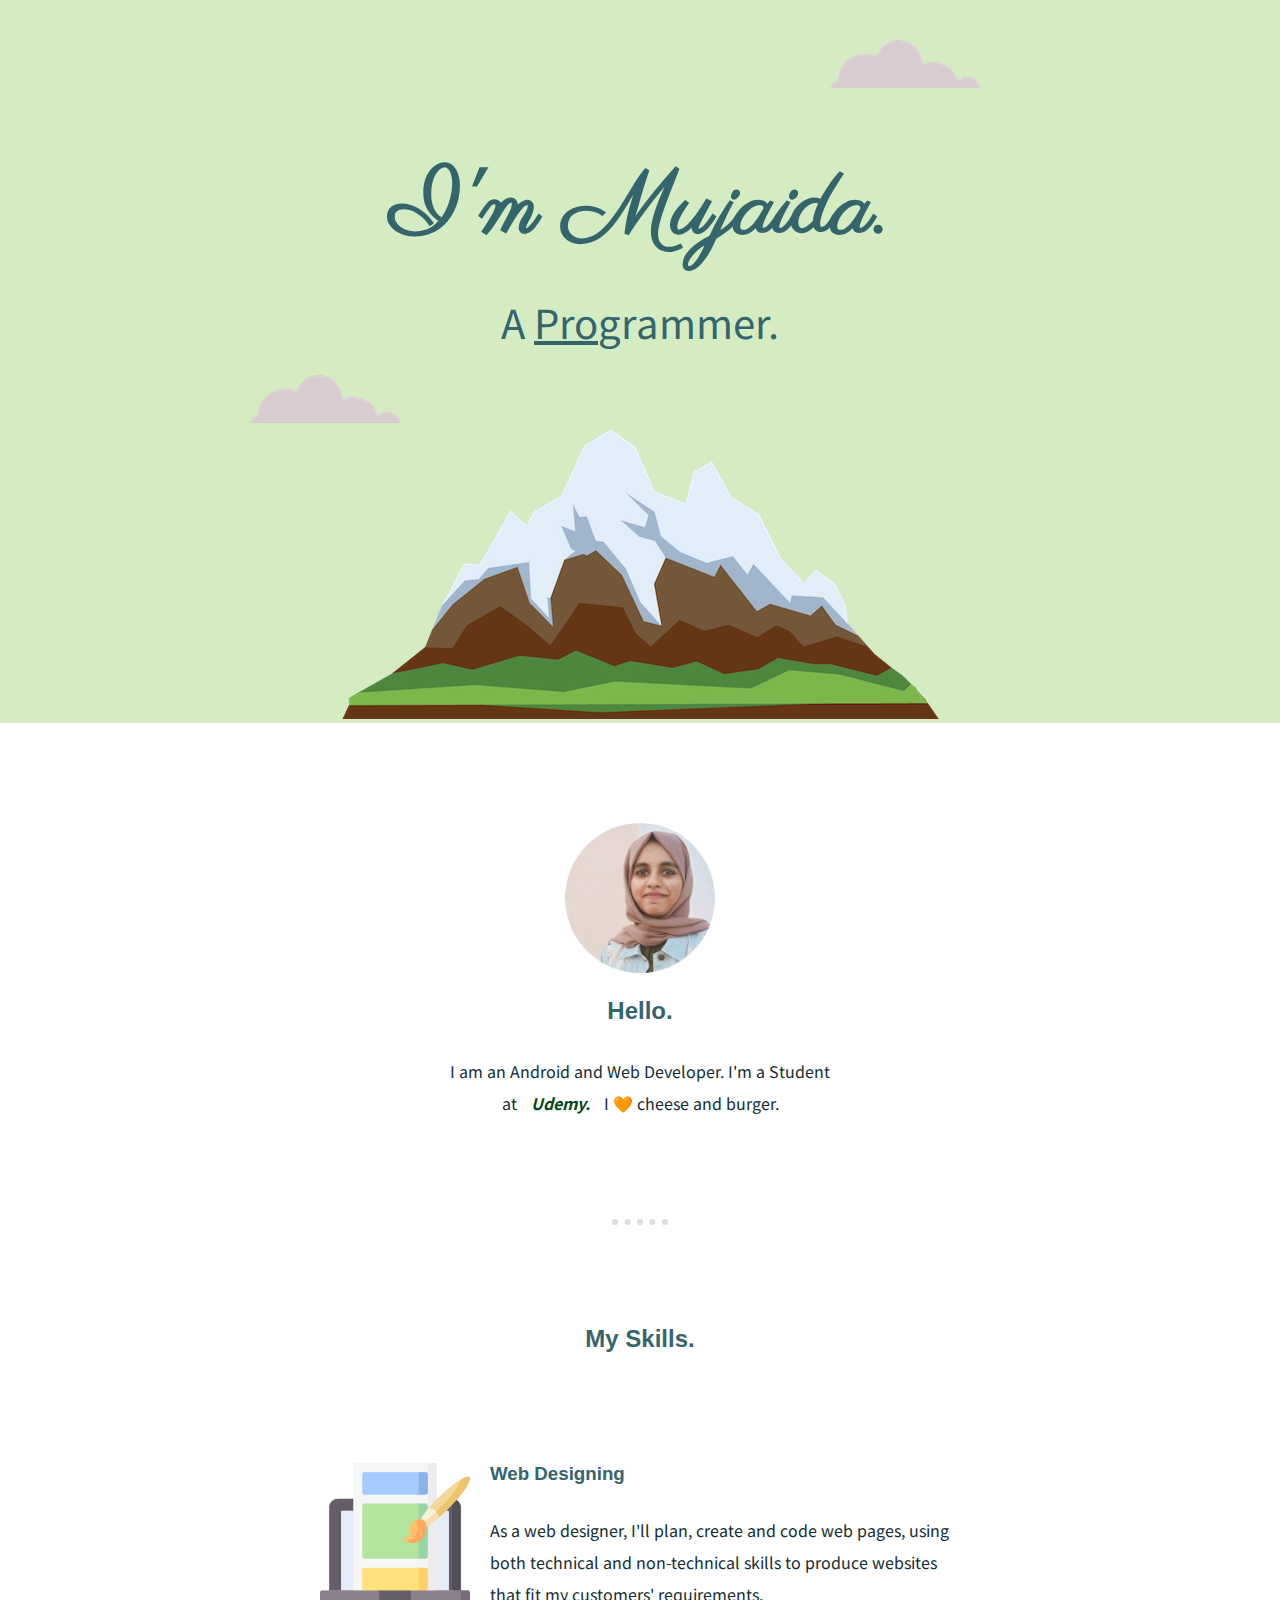
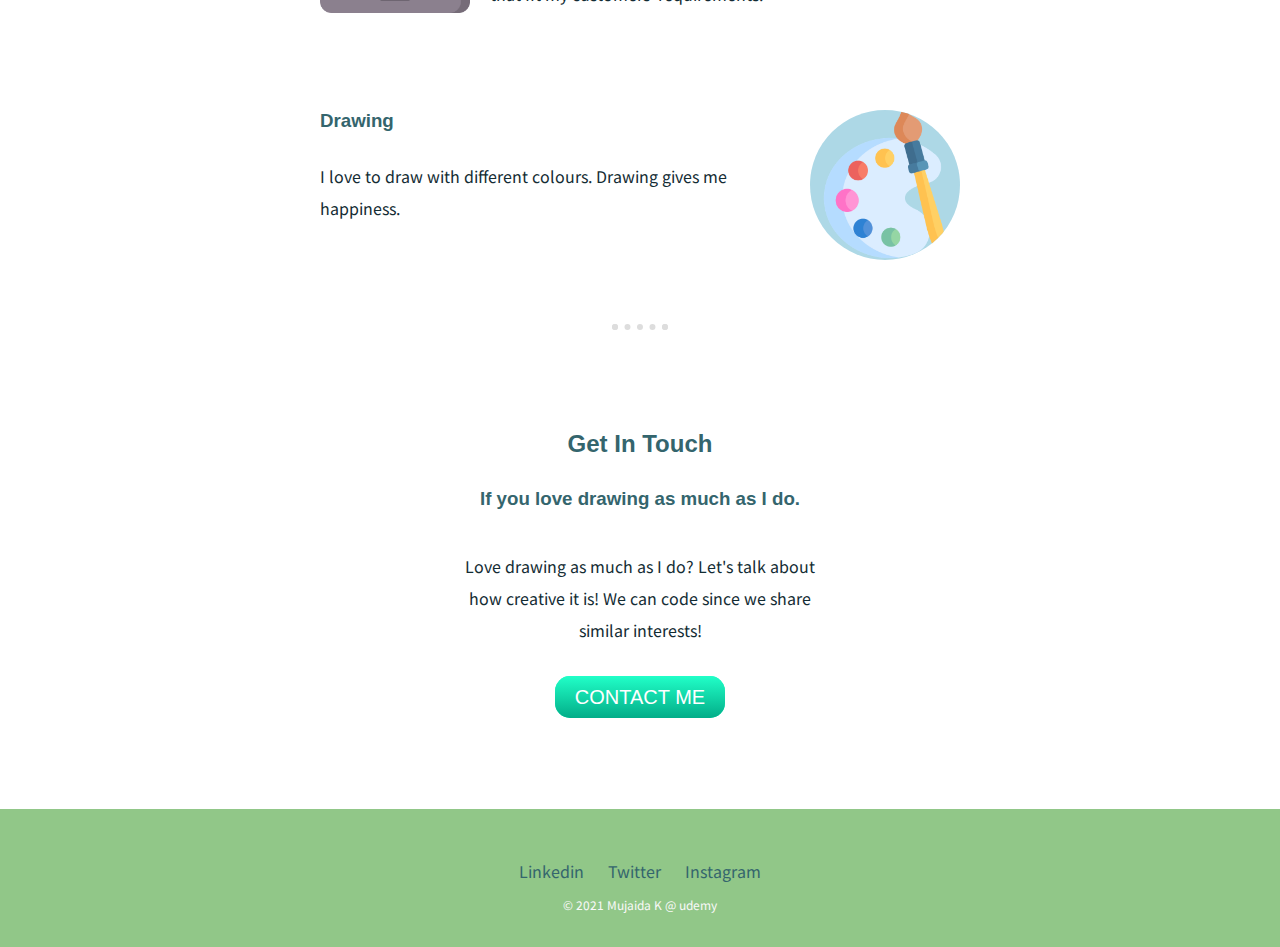
<file: index.html>
<!DOCTYPE html>
<html lang="en" dir="ltr">

<head>
  <meta charset="utf-8">
  <title>Mujaida</title>
  <link rel="preconnect" href="https://fonts.gstatic.com">
  <meta name="viewport" content="width=device-width, initial-scale=1" />
  <link href="https://fonts.googleapis.com/css2?family=Parisienne&family=Noto+Sans+JP:wght@300&display=swap" rel="stylesheet">
  <link rel="stylesheet" href="https://cdnjs.cloudflare.com/ajax/libs/font-awesome/4.7.0/css/font-awesome.min.css">
  <link rel="stylesheet" href="css/styles.css">
  <link rel="icon" href="favicon.ico">
</head>

<body>
  <div class="top container">
    <img class="cloud1" src="images/cloud.png" alt="cloud">
    <h1>I'm Mujaida.</h1>
    <p class="pro">A <span>Pro</span>grammer.</p>
    <img class="cloud2" src="images/cloud.png" alt="cloud">
    <img class="mountain" src="images/mountain.png" alt="mountain">
  </div>
  <div class="middle-container">
    <div class="profile">
      <img src="images/mujaida.png" alt="mujaida profile picture" width="150" height="150">
      <h2>Hello.</h2>
      <p class="bio">I am an Android and Web Developer. I'm a Student at <em><strong><a href="https://www.udemy.com/" style="color: #064420">Udemy. </a></strong></em>I 🧡 cheese and burger.</p>
    </div>
    <hr>
    <div class="skills">
      <h2>My Skills.</h2>
      <div class="skill-row">
        <img class="web-design" src="images/web-design.png" alt="web-design" width="150" height="150">
        <h3>Web Designing</h3>
        <p>As a web designer, I'll plan, create and code web pages, using both technical and non-technical skills to produce websites that fit my customers' requirements​.</p>
      </div>
      <div class="skill-row">
        <img class="color-palette" src="images/color-palette.png" alt="Drawing" width="150" height="150">
        <h3>Drawing</h3>
        <p>I love to draw with different colours. Drawing gives me happiness.</p>
      </div>
    </div>
    <hr>
    <div class="contact-me">
      <h2>Get In Touch</h2>
      <h3>If you love drawing as much as I do.</h3>
      <p class="description">
        Love drawing as much as I do? Let's talk about how creative it is! We can code since we share similar interests!
      </p>
      <a class="btn" href="mailto:mujumujaida@gmail.com">CONTACT ME</a>
      </form>
    </div>
    <div class="bottom-container">
      <a href="https://www.linkedin.com/in/mujaida-k-37985a14b/">Linkedin</a>
      <a href="https://twitter.com/solivagantt__">Twitter</a>
      <a href="https://www.instagram.com/solivagantt.__/">Instagram</a>
      <p class="copyright">© 2021 Mujaida K @ udemy </p>
    </div>

</body>

</html>
</file>
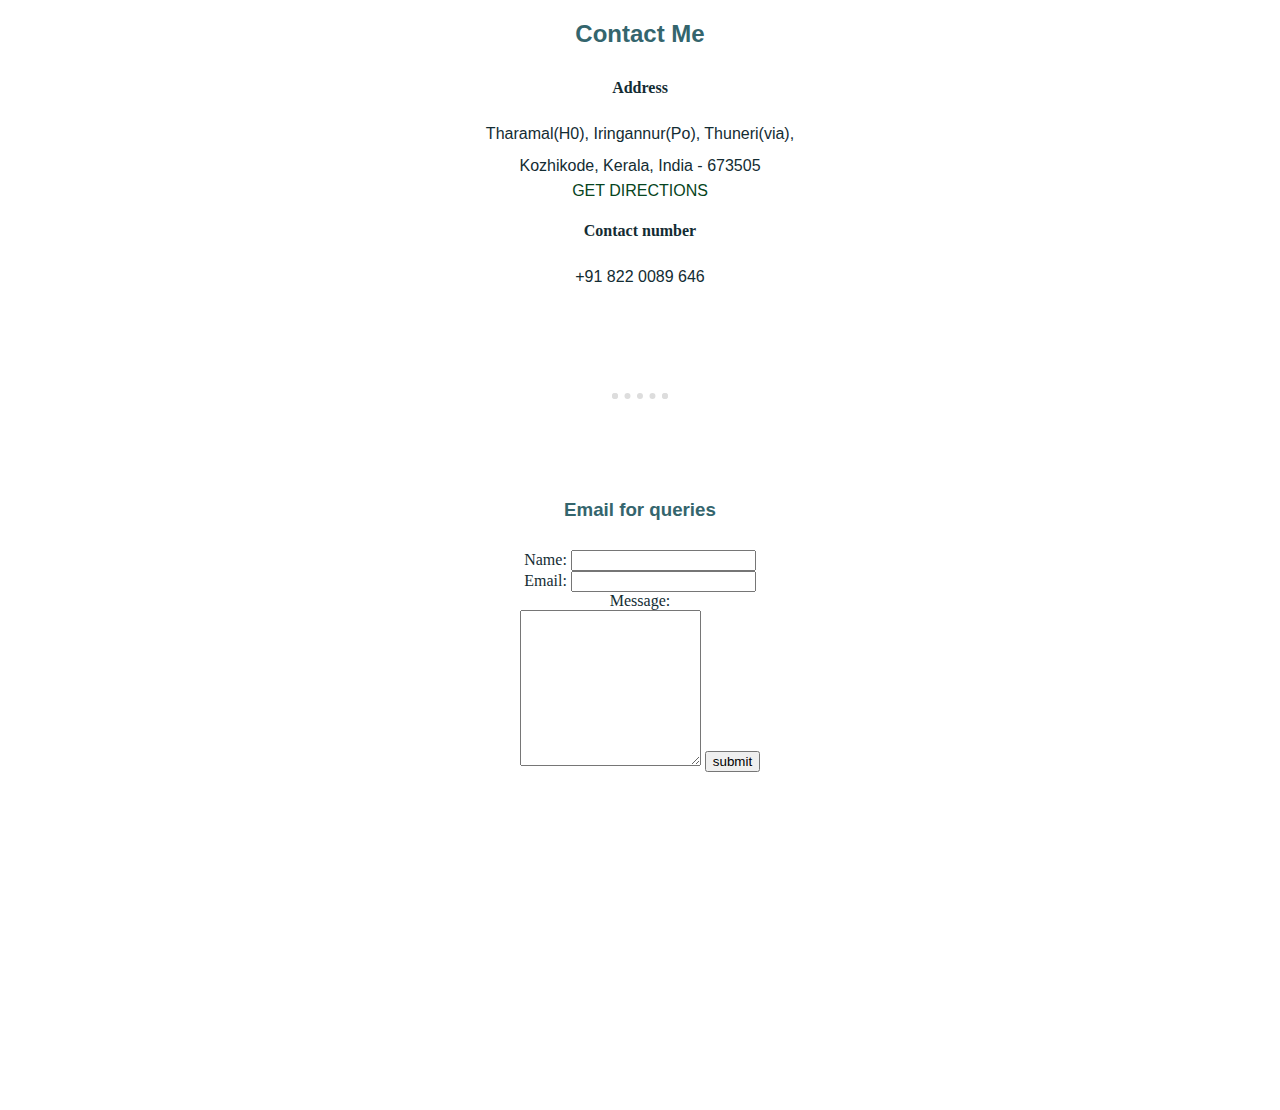
<file: contact.html>
<!DOCTYPE html>
<html lang="en" dir="ltr">

<head>
  <meta charset="utf-8">
  <title>Contact Me</title>
  <link rel="stylesheet" href="css/styles.css">
</head>

<body>
  <h2>Contact Me</h2>
  <h4>Address</h4>
  <p>Tharamal(H0), Iringannur(Po), Thuneri(via),</p>
  <p>Kozhikode, Kerala, India - 673505</p>
  <a href="https://goo.gl/maps/zJMHZwkHFztouKoP8" style="color: #064420">GET DIRECTIONS</a>
  <h4>Contact number</h4>
  <p>+91 822 0089 646</p>
  <hr>
  <h3>Email for queries</h3>
  <form action="mailto:mujumujaida@gmail.com" method="post" enctype="text/plain">
    <label>Name:</label>
    <input type="text" name="name" value=""><br>
    <label>Email:</label>
    <input type="text" name="email" value=""><br>
    <label>Message: </label><br>
    <textarea name="name" rows="10" cols="20"></textarea>
    <input type="submit" value="submit">

  </form>
</body>

</html>
</file>
<file: css/styles.css>
body {
  margin: 0;
  text-align: center;
  height: 1090px;
  color: #132C33;
}

h2, h3 {
  color: #34656D;
  font-family: 'Open Sans', sans-serif;
  padding-bottom: 10px;
}

.top {
  background-color: #d5ecc2;
  position: relative;
  padding-top: 100px;
}

h1 {
  margin: 50px auto 0 auto;
  font-family: 'Parisienne', cursive;
  font-size: 562.5%;
  color: #34656D;
  padding-bottom: 10px;
}

hr {
  border: dotted #DDDDDD 6px;
  border-bottom: none;
  width: 3.5%;
  margin: 100px auto;
}

.pro {
  font-family: 'Noto Sans JP', sans-serif;
  color: #34656D;
  font-size: 2.5rem;
  font-weight: normal;
}

p {
  font-family: 'Noto Sans JP', sans-serif;
  line-height: 2;
  margin: auto;
}

span {
  text-decoration: underline;
  font-family: 'Noto Sans JP', sans-serif;
  color: #34656D;
}

.cloud1 {
  position: absolute;
  right: 300px;
  top: 40px;
}

.cloud2 {
  position: absolute;
  left: 250px;
  bottom: 300px;
}

.mountain {
  margin: auto;
}

.skill-row {
  width: 50%;
  margin: 100px auto;
  text-align: left;
}

.web-design {
  background-color: white;
  float: left;
  margin-right: 20px;
}

.color-palette {
  background-color: lightblue;
  border-radius: 50%;
  float: right;
  margin-left: 20px;
}

.profile {
  margin-top: 30px;
  border-radius: 50%;
}

.bio {
  width: 30%;
}

.description {
  width: 30%;
  margin: 30px auto 40px;
}

.bottom-container {
  background-color: #91C788;
  padding: 50px 0 20px;
}

.middle-container {
  margin: 100px 0;
}

.contact-me {
  margin: 100px 0;
}

a {
  color: #34656D;
  margin: 10px 10px;
  font-family: 'Noto Sans JP', sans-serif;
  text-decoration: none;
}

a:hover {
  color: #F9F9F9;
}

.copyright {
  color: #F9F9F9;
  padding: 10px 0;
  font-size: 0.75rem;
}

.btn {
  background: #21ffc8;
  background-image: -webkit-linear-gradient(top, #21ffc8, #02ad88);
  background-image: -moz-linear-gradient(top, #21ffc8, #02ad88);
  background-image: -ms-linear-gradient(top, #21ffc8, #02ad88);
  background-image: -o-linear-gradient(top, #21ffc8, #02ad88);
  background-image: linear-gradient(to bottom, #21ffc8, #02ad88);
  -webkit-border-radius: 15;
  -moz-border-radius: 15;
  border-radius: 15px;
  font-family: 'Open Sans', sans-serif;
  color: #ffffff;
  font-size: 20px;
  padding: 10px 20px 10px 20px;
  text-decoration: none;
}

.btn:hover {
  background: #00ffbb;
  background-image: -webkit-linear-gradient(top, #00ffbb, #0fd197);
  background-image: -moz-linear-gradient(top, #00ffbb, #0fd197);
  background-image: -ms-linear-gradient(top, #00ffbb, #0fd197);
  background-image: -o-linear-gradient(top, #00ffbb, #0fd197);
  background-image: linear-gradient(to bottom, #00ffbb, #0fd197);
  text-decoration: none;
}
</file>
